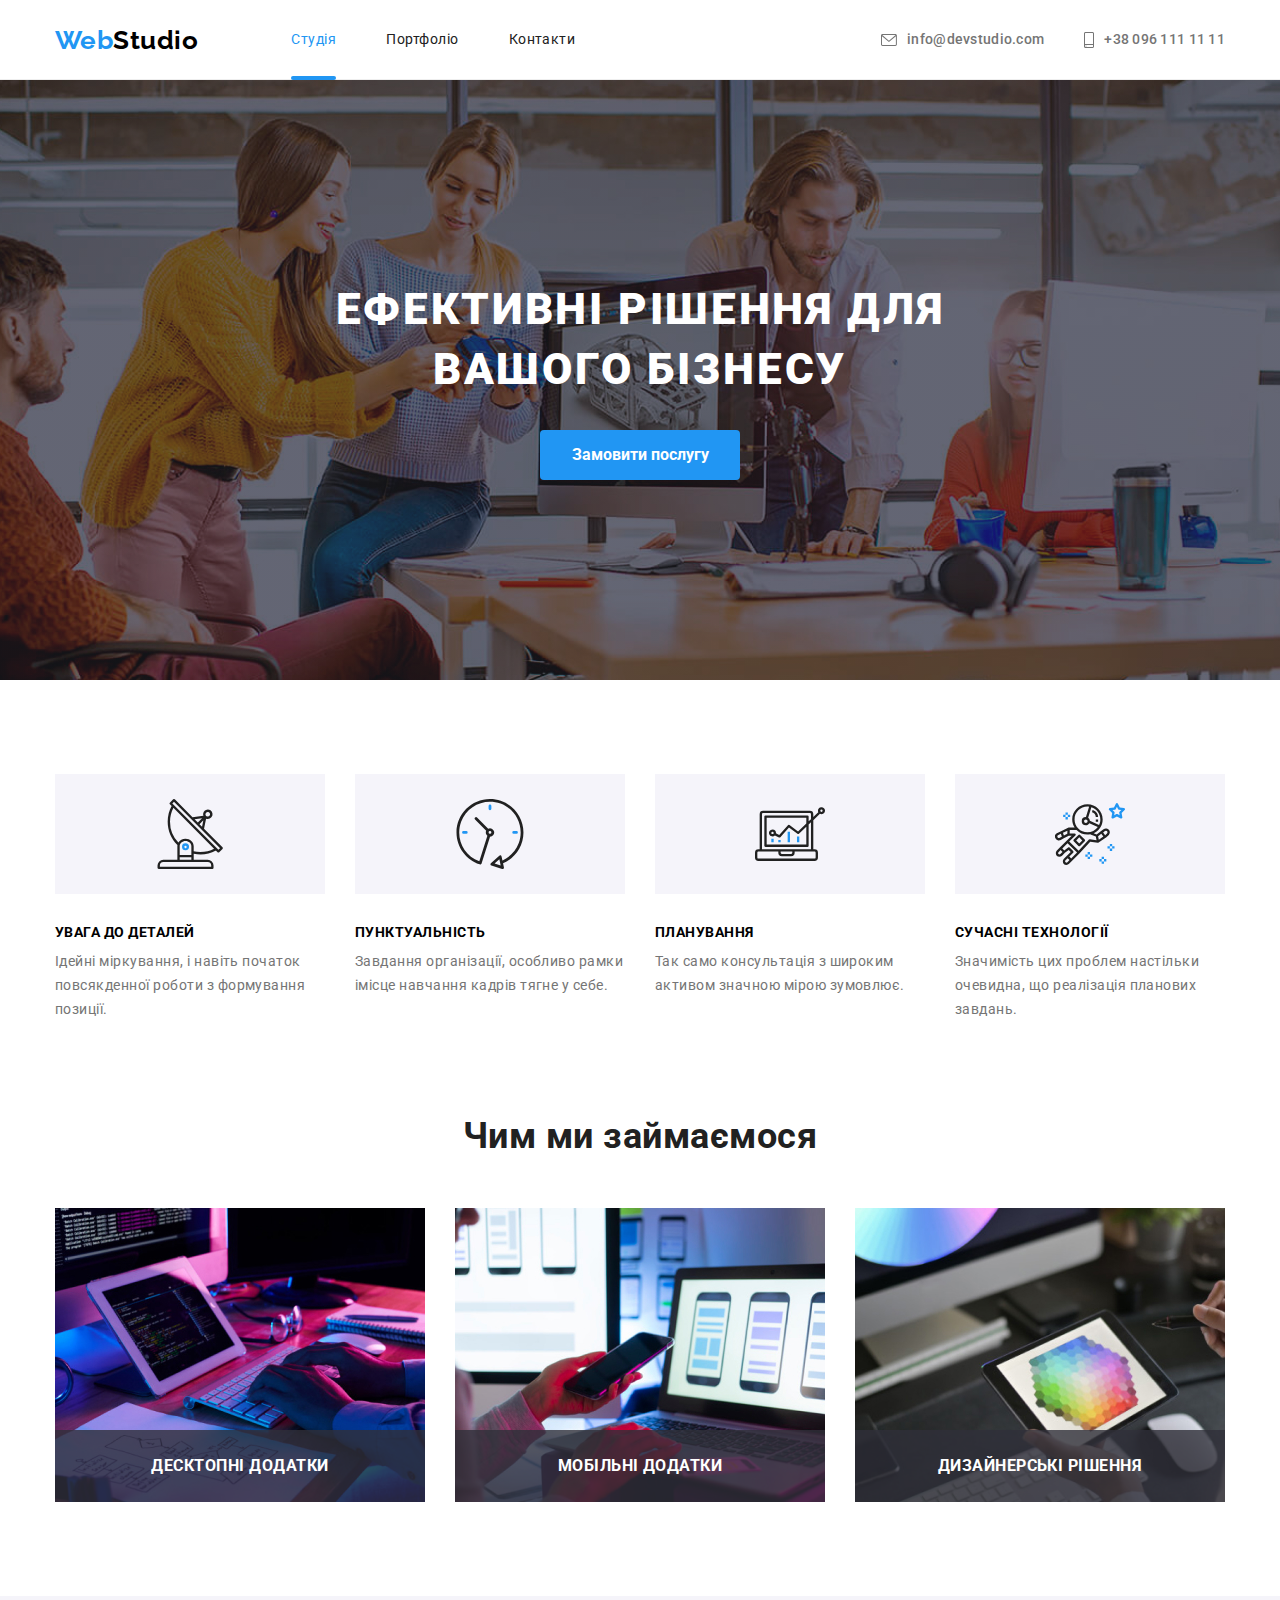
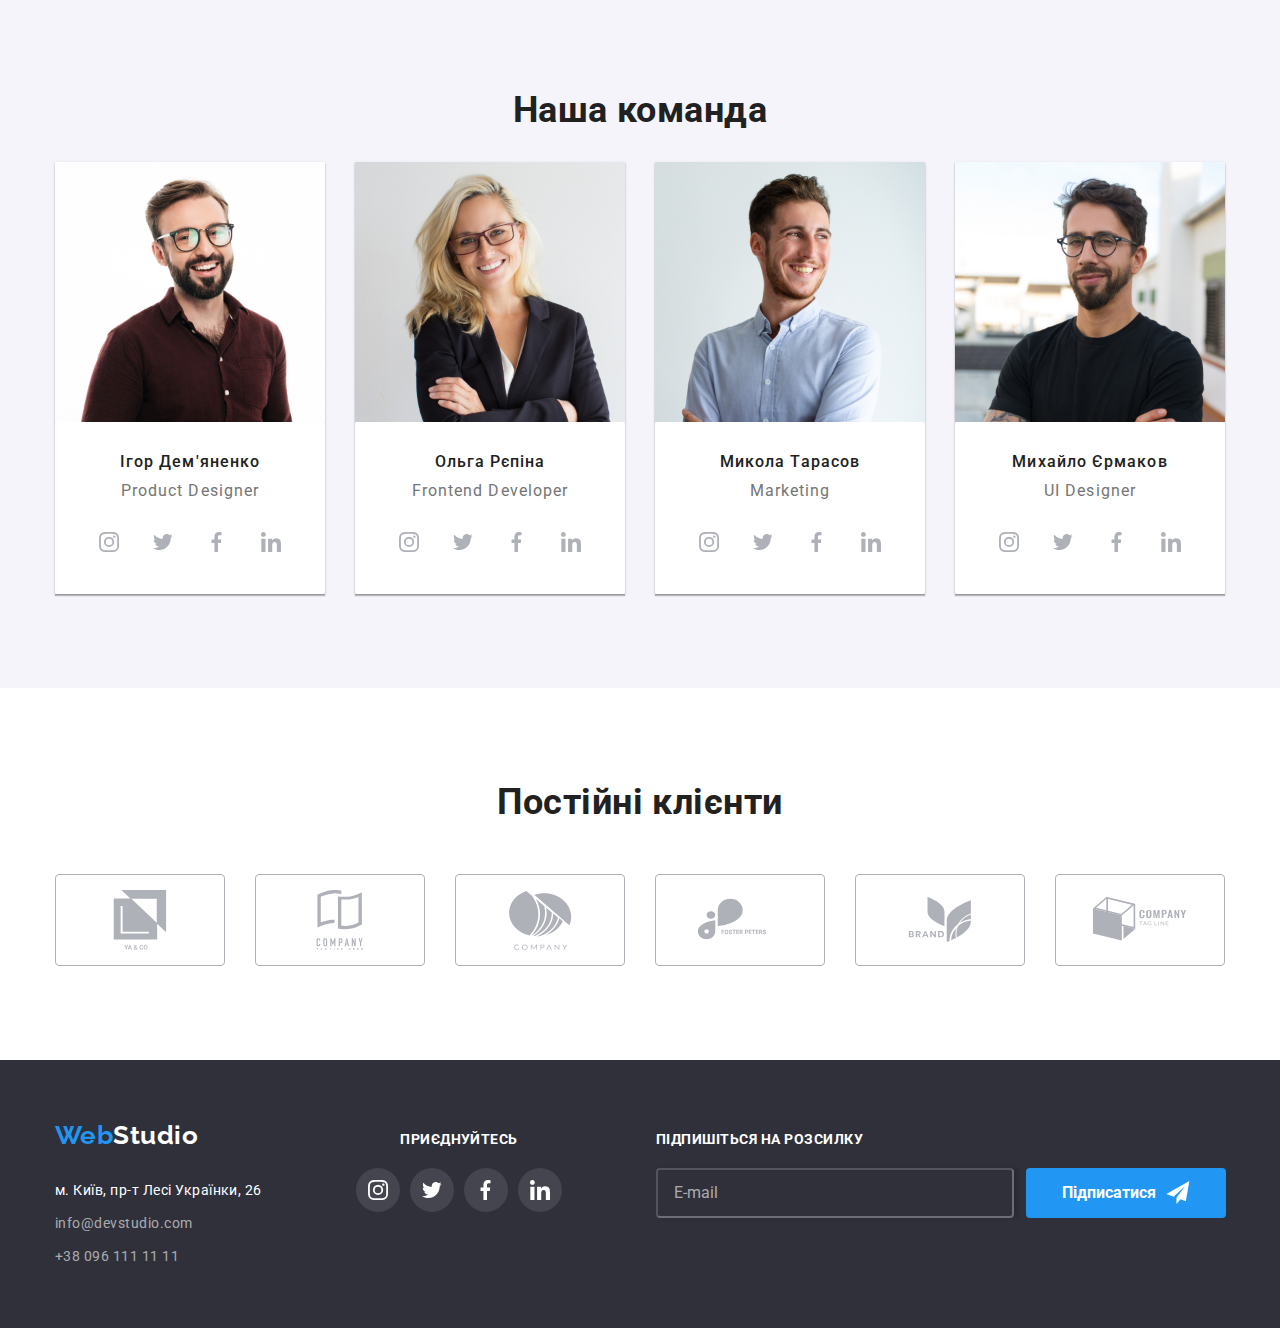
<file: index.html>
<!DOCTYPE html>
<html lang="en">
<head>
    <meta charset="UTF-8">
    <meta http-equiv="X-UA-Compatible" content="IE=edge">
    <meta name="viewport" content="width=device-width, initial-scale=1.0">
    <title>Document</title>
    <link rel="preconnect" href="https://fonts.googleapis.com">
    <link rel="preconnect" href="https://fonts.gstatic.com" crossorigin>
    <link href="https://fonts.googleapis.com/css2?family=Raleway:wght@700&family=Roboto:wght@400;500;700;900&display=swap" rel="stylesheet">
    <link rel="stylesheet" href="https://cdn.jsdelivr.net/npm/modern-normalize@1.1.0/modern-normalize.min.css">
    <link rel="stylesheet" href="./css/styles.css">
    <link rel="stylesheet" href="./css/mobile.css">
    <link rel="stylesheet" href="./css/tablet.css">
    <link rel="stylesheet" href="./css/desktop.css">
</head>
<body>

    <header class="header">
        <div class=" container-header main-nav">
            <a href="./index.html" class="logo">
                Web<span class="studio">Studio</span>
            </a>
                <nav>
                    <ul class="site-nav list">
                        <li class="site-item"> <a href="./index.html" class="link site-title current">Студія</a></li>
                        <li class="site-item"> <a href="./portfolio.html" class="link site-title">Портфоліо</a></li>
                        <li class="site-item"> <a href="./index.html" class="link site-title">Контакти</a></li>
                    </ul>
                </nav>
            <ul class="contact list">
                <li class="nav-link link">
                    <a href="mailto:" class="mail-title mail">
                        <svg width="16px" height="12px" class="mail-icon">
                            <use href="./images/symbol-defs.svg#icon-envelope-hover"></use>
                        </svg>info@devstudio.com
                    </a>
                    
                </li>
                <li class="nav-link link">
                    <a href="tel:+" class="mail-title mail">
                        <svg width="10px" height="16px" class="mail-icon">
                            <use href="./images/symbol-defs.svg#icon-smartphone"></use>
                        </svg>+38 096 111 11 11
                    </a>
                </li> 
            </ul>
            <div data-menu class="menu-container is-hidden">
                <div class="mob-menu-top">
                    <button data-menu-close type="button" class="menu-close">
                        <svg class="menu-close-icon"  width="40px" height="40px">
                            <use href="./images/symbol-defs.svg#icon-close"></use>
                        </svg>
                    </button>
                    <nav>
                        <ul class="mob-menu-nav list">
                            <li class="mob-menu-item"> <a href="./index.html" class="link mob-menu-title current">Студія</a></li>
                            <li class="mob-menu-item"> <a href="./portfolio.html" class="link mob-menu-title">Портфоліо</a></li>
                            <li class="mob-menu-item"> <a href="./index.html" class="link mob-menu-title">Контакти</a></li>
                        </ul>
                    </nav>
                </div>
                <div class="mob-menu-bottom">
                    <ul class="mob-menu-contact list">
                        <li class="mob-menu-link link">
                            <a href="tel:+" class="mail-mob-tel">
                            +38 096 111 11 11
                            </a>
                        </li>
                        <li class="mob-menu-link link">
                            <a href="mailto:" class="mail-mob-menu">
                            info@devstudio.com
                            </a>
                        
                        </li> 
                    </ul>
                    <ul class="social-media">
                        <li class="social-media__item"><a href="#" class="social-media__link">Instagram</a></li>
                        <li class="social-media__item"><a href="#" class="social-media__link">Twitter</a></li>
                        <li class="social-media__item"><a href="#" class="social-media__link">Facebook</a></li>
                        <li class="social-media__item"><a href="#" class="social-media__link">LinkedIn</a></li>
                    </ul>
                </div>
            </div>
            <button type="button" class="menu-open" data-menu-open>
                <svg class="menu-open-icon"  width="40px" height="40px">
                    <use href="./images/symbol-defs.svg#icon-menu"></use>
                </svg>
            </button>
        </div>
    </header>

    <main>
            <section class="hero overlay">
                <div class="container">
                    <h1 class="hero-title">ЕФЕКТИВНІ РІШЕННЯ ДЛЯ ВАШОГО БІЗНЕСУ</h1>
                <button data-modal-open class="hero-list">Замовити послугу</button>
                </div>
            </section>
        <section class="section">
            <div class="container">
                <ul class="futures list items">
                    <li class="title-items">
                        <div class="icon">
                            <svg width="70px" height="70px">
                                <use href="./images/symbol-defs.svg#icon-Group-1"></use>
                            </svg>
                        </div>
                        <h3 class="title">УВАГА ДО ДЕТАЛЕЙ</h3>
                        <p class="desc">Ідейні міркування, і навіть початок повсякденної роботи з формування позиції.</p>
                    </li>
                    <li class="title-items">
                        <div class="icon">
                            <svg width="70px" height="70px">
                                <use href="./images/symbol-defs.svg#icon-clock-1"></use>
                            </svg>
                        </div>
                        <h3 class="title">ПУНКТУАЛЬНІСТЬ</h3>
                        <p class="desc">Завдання організації, особливо рамки імісце навчання кадрів тягне у себе.</p>
                    </li>
                    <li class="title-items">
                        <div class="icon">
                            <svg width="70px" height="70px">
                                <use href="./images/symbol-defs.svg#icon-diagram-1"></use>
                            </svg>
                        </div>
                        <h3 class="title">ПЛАНУВАННЯ</h3>
                        <p class="desc">Так само консультація з широким активом значною мірою зумовлює.</p>
                    </li>
                    <li class="title-items">
                        <div class="icon">
                            <svg width="70px" height="70px" class="icon-astronaut-1">
                                <use href="./images/symbol-defs.svg#icon-astronaut-1"></use>
                            </svg>

                        </div>
                        <h3 class="title">СУЧАСНІ ТЕХНОЛОГІЇ</h3>
                        <p class="desc desc-items">Значимість цих проблем настільки очевидна, що реалізація планових завдань.</p>
                    </li>
                </ul>
            </div> 
        </section>
        <section class="box section-work">
            <div class="container">
                <h2 class="heading">Чим ми займаємося</h2>
                <ul class="list image-block">
                    <li class="image-title">
                        <picture>
                            <source srcset="
                            ./images/img.jpg 1x,
                            ./images/imgwork(3)2x.jpg 2x"
                            media="(min-width: 1200px)">
                        </picture>
                        <img class="image" 
                        src="./images/img.jpg" 
                        alt="робота за ноутбуком" width="370">
                        <p class="work">Десктопні додатки</p>
                    </li>
                    <li class="image-title">
                        <picture>
                            <source srcset="
                            ./images/img(1).jpg 1x,
                            ./images/imgwork2x.jpg 2x"
                            media="(min-width: 1200px)">
                        </picture>
                        <img class="image" 
                        src="./images/img(1).jpg" 
                        alt="ноутбук на столі" width="370">
                        <p class="work">Мобільні додатки</p>
                    </li>
                    <li class="image-title">
                        <picture>
                            <source srcset="
                            ./images/img(2).jpg 1x,
                            ./images/imgwork(2)2x.jpg 2x"
                                media="(min-width: 1200px)">
                        </picture>
                        <img class="image" 
                        src="./images/img(2).jpg" 
                        alt="планшет в руках" width="370"
                        >
                        <p class="work">Дизайнерські рішення</p>
                    </li>
               </ul>
            </div>
        </section>
       
        <section class="sidebar">
            <div class="side-container">
                <h2 class="heading-sitebar">Наша команда</h2>
                <ul class="list sidebar-container">
                    <li class="flex-title">
                        <picture>
                            <source srcset="
                            ./images/img(0)(1).jpg 1x,
                            ./images/img(4)2x.jpg 2x"
                            media="(min-width: 1200px)">
                            <source srcset="
                            ./images/imgtab.jpg 1x,
                            ./images/imgtab2x.jpg 2x"
                            media="(min-width: 768px)">
                            <source srcset="
                            ./images/imgmob.jpg 1x,
                            ./images/imgmob2x.jpg 2x"
                            media="(min-width: 320px)">
                            <img 
                            src="./images/img(0)(1).jpg" 
                            alt="продукт дезайнер"
                            >
                            </picture>
                        <div class="flex-contant">
                            <h3 class="section-title">Ігор Дем'яненко</h3>
                            <p class="item">Product Designer</p>
                            <ul class="social-list list">
                                <li class="soc-team">
                                    <a href="#" class="socl-link"><svg width="20px" height="20px">
                                        <use href="./images/symbol-defs.svg#icon-instagram"></use>
                                    </svg></a>
                                </li>
                                <li class="soc-team">
                                    <a href="#" class="socl-link"><svg width="20px" height="20px">
                                        <use href="./images/symbol-defs.svg#icon-twitter"></use>
                                    </svg></a>
                                </li>
                                <li class="soc-team">
                                    <a href="#" class="socl-link"><svg width="20px" height="20px">
                                        <use href="./images/symbol-defs.svg#icon-facebook"></use>
                                    </svg></a>
                                </li>
                                <li class="soc-team">
                                    <a href="#" class="socl-link"><svg width="20px" height="20px">
                                        <use href="./images/symbol-defs.svg#icon-linkedin"></use>
                                    </svg></a>
                                </li>
                            </ul>
                        </div>
                    </li>
                    <li class="flex-title">
                        <picture>
                            <source srcset="
                            ./images/img(1)(1).jpg 1x,
                            ./images/img2x.jpg 2x"
                            media="(min-width: 1200px)">
                            <source srcset="
                            ./images/imgtab(1).jpg 1x,
                            ./images/imgtab(1)2x.jpg 2x"
                            media="(min-width: 768px)">
                            <source srcset="
                            ./images/imgmob(1).jpg 1x,
                            ./images/imgmob(1)2x.jpg 2x"
                            media="(min-width: 320px)">
                            <img 
                            src="./images/img(1)(1).jpg" 
                            alt="фронтенд розробник"
                            >
                        </picture>
                        <div class="flex-contant">
                            <h3 class="section-title">Ольга Рєпіна</h3>
                        <p class="item">Frontend Developer</p>
                        <ul class="social-list list">
                            <li class="soc-team">
                                <a href="#" class="socl-link"><svg width="20px" height="20px">
                                    <use href="./images/symbol-defs.svg#icon-instagram"></use>
                                </svg></a>
                            </li>
                            <li class="soc-team">
                                <a href="#" class="socl-link"><svg width="20px" height="20px">
                                    <use href="./images/symbol-defs.svg#icon-twitter"></use>
                                </svg></a>
                            </li>
                            <li class="soc-team">
                                <a href="#" class="socl-link"><svg width="20px" height="20px">
                                    <use href="./images/symbol-defs.svg#icon-facebook"></use>
                                </svg></a>
                            </li>
                            <li class="soc-team">
                                <a href="#" class="socl-link"><svg width="20px" height="20px">
                                    <use href="./images/symbol-defs.svg#icon-linkedin"></use>
                                </svg></a>
                            </li>
                        </ul>
                        </div>     
                    </li>
                    <li class="flex-title">
                        <picture>
                            <source srcset="
                            ./images/img(2)(1).jpg 1x,
                            ./images/img(2)2x.jpg 2x"
                            media="(min-width: 1200px)">
                            <source srcset="
                            ./images/imgtab(2).jpg 1x,
                            ./images/imgtab(2)2x.jpg 2x"
                            media="(min-width: 768px)">
                            <source srcset="
                            ./images/imgmob(2).jpg 1x,
                            ./images/imgmob(2)2x.jpg 2x"
                            media="(min-width: 320px)">
                            <img 
                            src="./images/img(2)(1).jpg" 
                            alt="маркетинг"
                            >
                            </picture>
                            
                        <div class="flex-contant">
                            <h3 class="section-title">Микола Тарасов</h3>
                            <p class="item">Marketing</p>
                            <ul class="social-list list">
                                <li class="soc-team">
                                    <a href="#" class="socl-link"><svg width="20px" height="20px">
                                        <use href="./images/symbol-defs.svg#icon-instagram"></use>
                                    </svg></a>
                                </li>
                                <li class="soc-team">
                                    <a href="#" class="socl-link"><svg width="20px" height="20px">
                                        <use href="./images/symbol-defs.svg#icon-twitter"></use>
                                    </svg></a>
                                </li>
                                <li class="soc-team">
                                    <a href="#" class="socl-link"><svg width="20px" height="20px">
                                        <use href="./images/symbol-defs.svg#icon-facebook"></use>
                                    </svg></a>
                                </li>
                                <li class="soc-team">
                                    <a href="#" class="socl-link"><svg width="20px" height="20px">
                                        <use href="./images/symbol-defs.svg#icon-linkedin"></use>
                                    </svg></a>
                                </li>
                            </ul>
                        </div>
                    </li>
                    <li class="flex-title">
                        <picture>
                            <source srcset="
                            ./images/img(3)(1).jpg 1x,
                            ./images/img(3)2x.jpg 2x"
                            media="(min-width: 1200px)">
                            <source srcset="
                            ./images/imgtab(3).jpg 1x,
                            ./images/imgtab(3)2x.jpg 2x"
                            media="(min-width: 768px)">
                            <source srcset="
                            ./images/imgmob(3).jpg 1x,
                            ./images/imgmob(3)2x.jpg 2x"
                            media="(min-width: 320px)">
                            <img 
                            src="./images/img(3)(1).jpg" 
                            alt="юл дизайнер"
                            >
                            </picture>
                        <div class="flex-contant">
                            <h3 class="section-title">Михайло Єрмаков</h3>
                            <p class="item">UI Designer</p>
                            <ul class="social-list list">
                                <li class="soc-team">
                                    <a href="#" class="socl-link"><svg width="20px" height="20px">
                                        <use href="./images/symbol-defs.svg#icon-instagram"></use>
                                    </svg></a>
                                </li>
                                <li class="soc-team">
                                    <a href="#" class="socl-link"><svg width="20px" height="20px">
                                        <use href="./images/symbol-defs.svg#icon-twitter"></use>
                                    </svg></a>
                                </li>
                                <li class="soc-team">
                                    <a href="#" class="socl-link"><svg width="20px" height="20px">
                                        <use href="./images/symbol-defs.svg#icon-facebook"></use>
                                    </svg></a>
                                </li>
                                <li class="soc-team">
                                    <a href="#" class="socl-link"><svg width="20px" height="20px">
                                        <use href="./images/symbol-defs.svg#icon-linkedin"></use>
                                    </svg></a>
                                </li>
                            </ul>
                        </div>
                    </li>
                </ul>
            </div>        
        </section>
        <section class="section">
            <div class="container">
                <h2 class="customers">Постійні клієнти</h2>
                <ul class="client list">
                    <li class="item-clients">
                        <a href="" class="clients">
                            <svg width="106px" height="60px" class="clients-icon">
                                <use href="./images/symbol-defs.svg#icon-Union"></use>
                            </svg>
                        </a>
                    </li>
                    <li class="item-clients">
                        <a href="" class="clients">
                            <svg width="106px" height="60px" class="clients-icon">
                                <use href="./images/symbol-defs.svg#icon-company"></use>
                            </svg>
                        </a>
                    </li>
                    
                    <li class="item-clients">
                        <a href="" class="clients">
                            <svg width="106px" height="60px" class="clients-icon">
                                <use href="./images/symbol-defs.svg#icon-Object"></use>
                            </svg>
                        </a>
                    </li>
                    <li class="item-clients">
                        <a href="" class="clients">
                            <svg width="106px" height="60px" class="clients-icon">
                                <use href="./images/symbol-defs.svg#icon-Logo"></use>
                            </svg>
                        </a>
                    </li>
                    <li class="item-clients">
                        <a href="" class="clients">
                            <svg width="106px" height="60px" class="clients-icon">
                                <use href="./images/symbol-defs.svg#icon-Logo-1"></use>
                            </svg>
                        </a>
                    </li>
                    <li class="item-clients">
                        <a href="" class="clients">
                            <svg width="106px" height="60px" class="clients-icon">
                                <use href="./images/symbol-defs.svg#icon-Logo-2"></use>
                            </svg>
                        </a>
                    </li>
                </ul>

            </div>
        </section>
    </main>
    <div class="backdrop is-hidden" data-modal>
        <div class="modal">
            <h1 class="modal-text">Залиште свої дані, ми вам передзвонимо</h1>
            <form class="modal-form">
                <ul>
                    <li class="form-field">
                        <label for="name">Ім'я</label>
                        <div class="input-wrap">
                            <input type="text" name="name" id="name" class="input-form">
                            <svg width="18px" height="18px" class="icon-input">
                                <use href="./images/modal.svg#icon-person-black"></use>
                            </svg>
                        </div>
                    </li>
                    <li class="form-field">
                        <label for="tel">Телефон</label>
                        <div class="input-wrap">
                            <input type="text" name="tel" id="tel" class="input-form">
                            <svg width="18px" height="18px" class="icon-input">
                                <use href="./images/modal.svg#icon-phone-black"></use>
                            </svg>
                        </div>
                    </li>

                    <li class="form-field">
                        <label for="email">Пошта</label>
                        <div class="input-wrap">
                            <input type="text" name="email" id="email" class="input-form"> 
                            <svg width="18px" height="18px" class="icon-input">
                                <use href="./images/modal.svg#icon-email-black"></use>
                            </svg>
                        </div>
                    </li>
                </ul>
                <div class="form-comment">
                    <label for="comment">Коментар</label>
                    <textarea class="textarea" name="comment" id="comment" rows="10" placeholder="Введіть текст"></textarea>
                </div>
                <div class="policy">
                    <input type="checkbox" value="policy" id="policy" class="policy-input input-check">
                    <label for="policy" class="policy-label">Погоджуюся з розсилкою та приймаю <a href="#"class="policy-text">Умови договору</a></label>
                </div>
                
                <button type="submit" class="form-button">Відправити</button>

            </form>
            <button data-modal-close type="button" class="modal-button">
                <svg width="18px" height="18px" class="icon-close">
                    <use href="./images/symbol-defs.svg#icon-close-black-18dp"></use>
                </svg>
            </button>
        </div>
    </div>
    <footer class="footer">
        <div class="container-footer">
            <div class="footer-thumb">
                <div class="footer-nav">
                    <a href="#" class="headline logo">
                        Web<span class="logo-title">Studio</span>
                    </a>
                    <address class="adress">м. Київ, пр-т Лесі Українки, 26</address>
                    <ul class="list"> 
                        <li class="navigation"><a href="mailto:" class="contacts">info@devstudio.com</a></li> 
                        <li class="navigation"><a href="tel:+" class="mailto contacts">+38 096 111 11 11</a></li>
                    </ul>
                </div>
                <div class="socials">
                    <h2 class="join">приєднуйтесь</h2>
                    <ul class="social-list list">
                        <li class="social-team">
                            <a href="#" class="social-link"><svg width="20px" height="20px" class="social-nav">
                            <use href="./images/symbol-defs.svg#icon-instagram"></use>
                        </svg></a>
                        </li>
                        <li class="social-team">
                            <a href="#" class="social-link"><svg width="20px" height="20px" class="social-nav">
                                <use href="./images/symbol-defs.svg#icon-twitter"></use>
                            </svg></a>
                        </li>
                        <li class="social-team">
                            <a href="#" class="social-link"><svg width="20px" height="20px" class="social-nav">
                                <use href="./images/symbol-defs.svg#icon-facebook"></use>
                            </svg></a>
                            
                        </li>
                        <li class="social-team">
                            <a href="#" class="social-link"><svg width="20px" height="20px" class="social-nav">
                                <use href="./images/symbol-defs.svg#icon-linkedin"></use>
                            </svg></a>
                        </li>
                    </ul>
                </div>
            </div>
            <div class="footer-subscription">
                <h2 class="join">Підпишіться на розсилку</h2>
                <form class="form-subscription">
                    <input class="footer-input" type="text" name="email" id="email" placeholder="E-mail">
                    <button class="subscription">Підписатися
                        <svg width="24px" height="24px" class="send">
                            <use href="./images/symbol-defs.svg#icon-icon-send"></use>
                        </svg>
                    </button>
                </form>
            </div>
        </div>
    </footer>
    <script src="./js/modal.js"></script>
    <script src="./js/mob.js"></script>
    <script>
        const { height: HeaderHeight} = document
        .querySelector(".header")
        .getBoundingClientRect();

        document.body.style.paddingTop = '${HeaderHeight}px'
    </script>
</body>
</html>
</file>
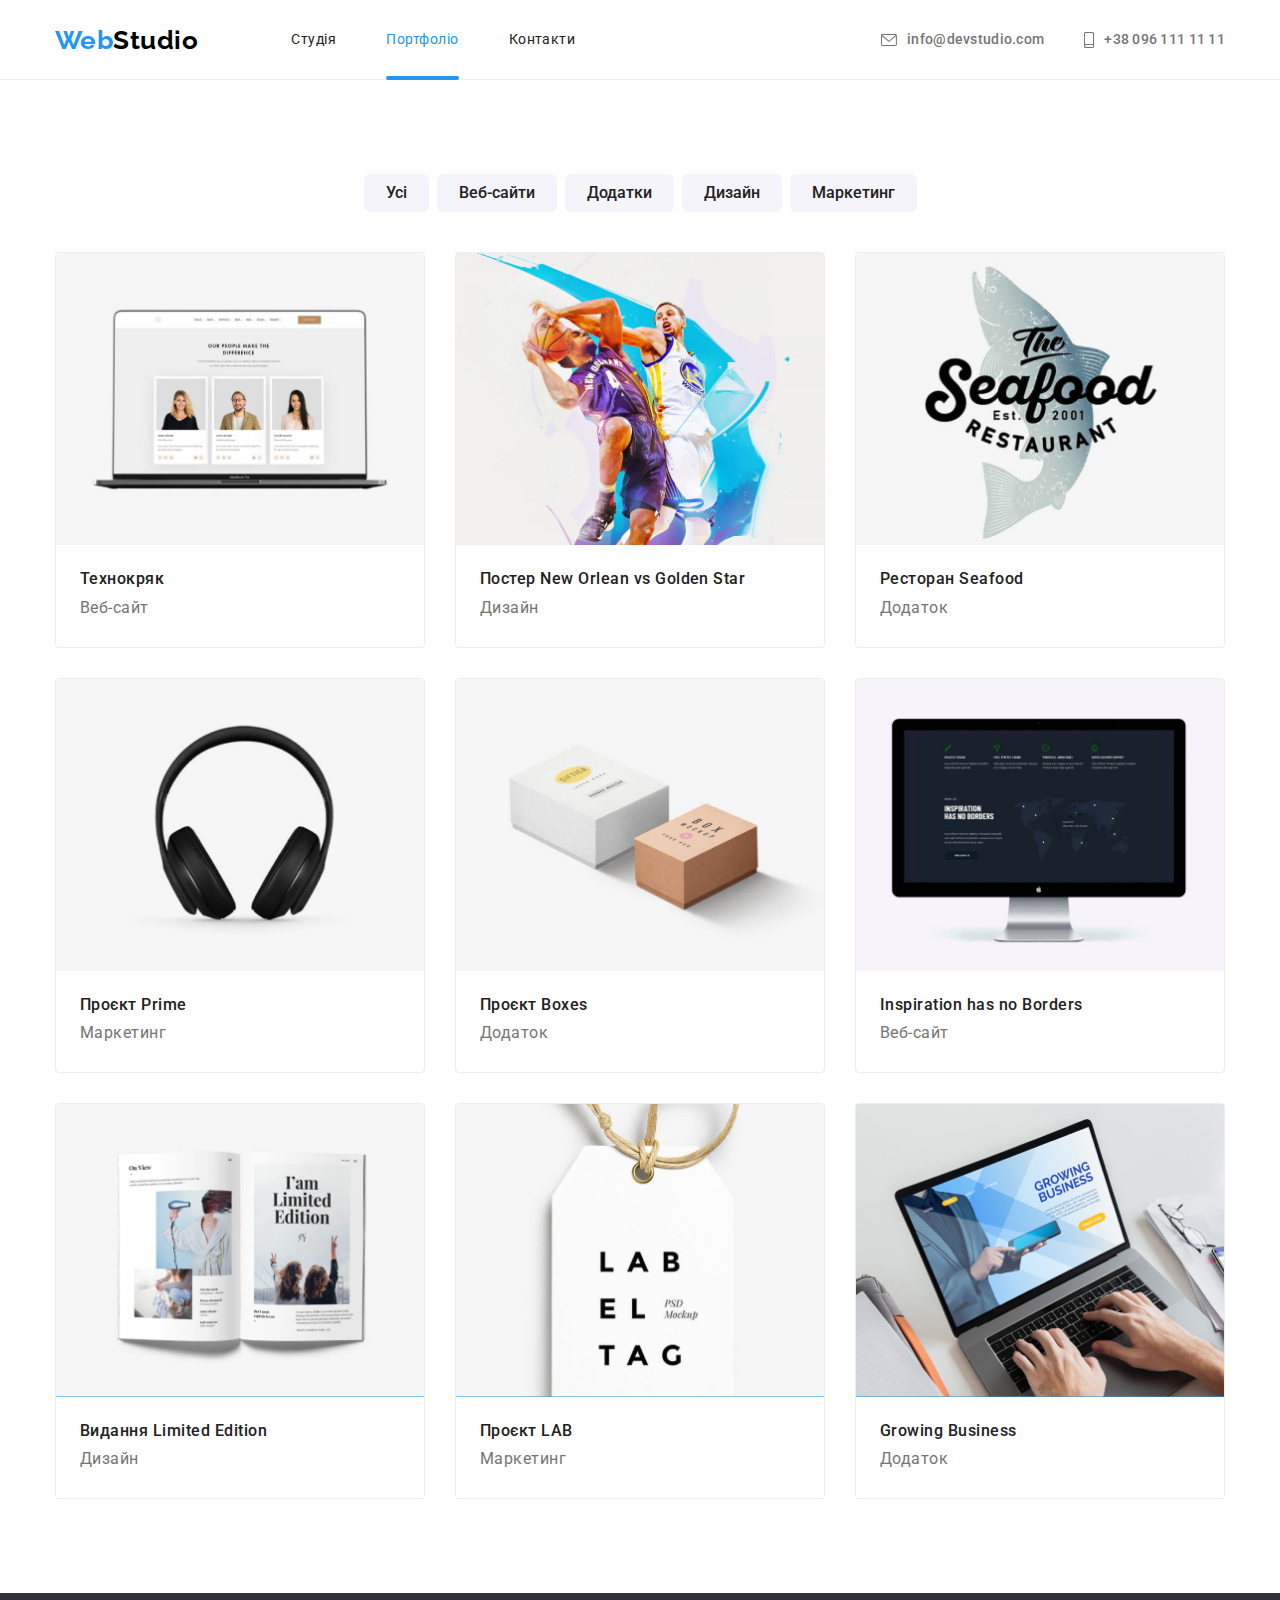
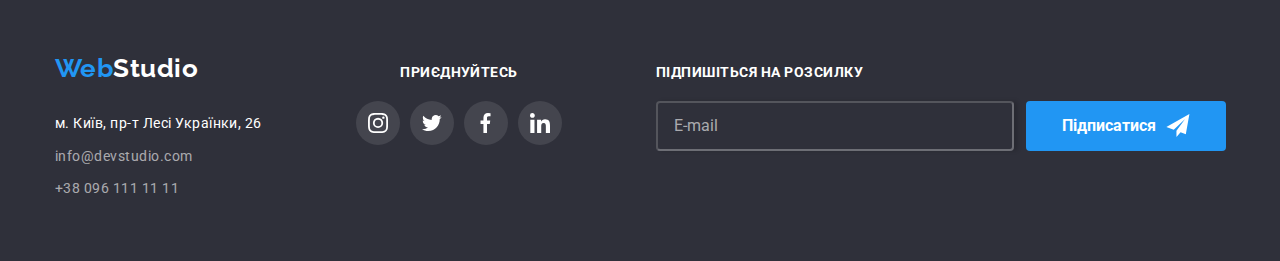
<file: portfolio.html>
<!DOCTYPE html>
<html lang="en">
<head>
    <meta charset="UTF-8">
    <meta http-equiv="X-UA-Compatible" content="IE=edge">
    <meta name="viewport" content="width=device-width, initial-scale=1.0">
    <title>Document</title>
    <link rel="preconnect" href="https://fonts.googleapis.com">
    <link rel="preconnect" href="https://fonts.gstatic.com" crossorigin>
    <link href="https://fonts.googleapis.com/css2?family=Raleway:wght@700&family=Roboto:wght@400;500;700;900&display=swap" rel="stylesheet">
    <link rel="stylesheet" href="https://cdn.jsdelivr.net/npm/modern-normalize@1.1.0/modern-normalize.min.css">
    <link rel="stylesheet" href="./css/styles.css">
    <link rel="stylesheet" href="./css/mobile.css">
    <link rel="stylesheet" href="./css/tablet.css">
    <link rel="stylesheet" href="./css/desktop.css">
</head>
<body>
    <header class="header">
        <div class=" container-header main-nav">
            <a href="./index.html" class="logo">
                Web<span class="studio">Studio</span>
            </a>
                <nav>
                    <ul class="site-nav list">
                        <li class="site-item"> <a href="./index.html" class="link site-title">Студія</a></li>
                        <li class="site-item"> <a href="./portfolio.html" class="link site-title current">Портфоліо</a></li>
                        <li class="site-item"> <a href="./index.html" class="link site-title">Контакти</a></li>
                    </ul>
                </nav>
            <ul class="contact list">
                <li class="nav-link link">
                    <a href="mailto:" class="mail-title mail">
                        <svg width="16px" height="12px" class="mail-icon">
                            <use href="./images/symbol-defs.svg#icon-envelope-hover"></use>
                        </svg>info@devstudio.com
                    </a>
                    
                </li>
                <li class="nav-link link">
                    <a href="tel:+" class="mail-title mail">
                        <svg width="10px" height="16px" class="mail-icon">
                            <use href="./images/symbol-defs.svg#icon-smartphone"></use>
                        </svg>+38 096 111 11 11
                    </a>
                </li> 
            </ul>
            <div data-menu class="menu-container is-hidden">
                <div class="mob-menu-top">
                    <button data-menu-close type="button" class="menu-close">
                        <svg class="menu-close-icon"  width="40px" height="40px">
                            <use href="./images/symbol-defs.svg#icon-close"></use>
                        </svg>
                    </button>
                    <nav>
                        <ul class="mob-menu-nav list">
                            <li class="mob-menu-item"> <a href="./index.html" class="link mob-menu-title">Студія</a></li>
                            <li class="mob-menu-item"> <a href="./portfolio.html" class="link mob-menu-title current">Портфоліо</a></li>
                            <li class="mob-menu-item"> <a href="./index.html" class="link mob-menu-title">Контакти</a></li>
                        </ul>
                    </nav>
                </div>
                <div class="mob-menu-bottom">
                    <ul class="mob-menu-contact list">
                        <li class="mob-menu-link link">
                            <a href="tel:+" class="mail-mob-tel">
                            +38 096 111 11 11
                            </a>
                        </li>
                        <li class="mob-menu-link link">
                            <a href="mailto:" class="mail-mob-menu">
                            info@devstudio.com
                            </a>
                        
                        </li> 
                    </ul>
                    <ul class="social-media">
                        <li class="social-media__item"><a href="#" class="social-media__link">Instagram</a></li>
                        <li class="social-media__item"><a href="#" class="social-media__link">Twitter</a></li>
                        <li class="social-media__item"><a href="#" class="social-media__link">Facebook</a></li>
                        <li class="social-media__item"><a href="#" class="social-media__link">LinkedIn</a></li>
                    </ul>
                </div>
            </div>
            <button type="button" class="menu-open" data-menu-open>
                <svg class="menu-open-icon"  width="40px" height="40px">
                    <use href="./images/symbol-defs.svg#icon-menu"></use>
                </svg>
            </button>
        </div>
    </header>

    <main>
    <section class="section-flex">
        <div class="container-portfolio">
            <h1 class="visually-hidden">портфоліо</h1>
            <ul class="list button">
                <li class="button-list"> <button type="button" class="primary-button button-title">Усі</button></li>
                <li class="button-list"> <button type="button" class="button-title">Веб-сайти</button></li>
                <li class="button-list"> <button type="button" class="button-title">Додатки</button></li>
                <li class="button-list"> <button type="button" class="button-title">Дизайн</button></li>
                <li class="button-list"> <button type="button" class="button-title">Маркетинг</button></li>
            </ul>
            <ul class=" flex-container list">
                <li class="flex-section">
                    <div class="flex">
                        <div class="flex-thumb">
                            <img src="./images/img1.jpg" alt="екран ноутбука" width="100%">
                           <div class="card-image">
                            <p class="flex-text">Ресурс пропонує комплексні пропозиції з різним рівнем функціоналу та сервісів. Все це дозволить відвідувачу отримати вичерпні відомості про компанію чи приватну особу.</p>
                           </div>
                        </div>
                            <div class="flex-contants">
                                <h2 class="section-title">Технокряк</h2>
                                <p class="text">Веб-сайт</p>
                            </div>
                    </div>    
                </li>
                <li class="flex-section">
                    <div class="flex">
                        <div class="flex-thumb">
                            <img src="./images/img2.jpg" alt="баскетболісти" width="100%">
                            <div class="card-image">
                                <p class="flex-text">Ресурс пропонує комплексні пропозиції з різним рівнем функціоналу та сервісів. Все це дозволить відвідувачу отримати вичерпні відомості про компанію чи приватну особу.</p>
                            </div>
                        </div>
                        <div class="flex-contants">
                            <h2 class="section-title">Постер New Orlean vs Golden Star</h2>
                            <p class="text">Дизайн</p>
                        </div>
                    </div>   
                </li>
                <li class="flex-section">
                    <div class="flex">
                        <div class="flex-thumb">
                            <img src="./images/img3.jpg " alt="риба логотип ресторану" width="100%">
                            <div class="card-image">
                                <p class="flex-text">Ресурс пропонує комплексні пропозиції з різним рівнем функціоналу та сервісів. Все це дозволить відвідувачу отримати вичерпні відомості про компанію чи приватну особу.</p>
                            </div>
                        </div>
                        <div class="flex-contants">
                            <h2 class="section-title">Ресторан Seafood</h2>
                            <p class="text">Додаток</p>
                        </div>
                    </div>  
                </li>
                <li class="flex-section">
                    <div class="flex">
                        <div class="flex-thumb">
                            <img src="./images/img4.jpg" alt="навушники" width="100%">
                            <div class="card-image">
                                <p class="flex-text">Ресурс пропонує комплексні пропозиції з різним рівнем функціоналу та сервісів. Все це дозволить відвідувачу отримати вичерпні відомості про компанію чи приватну особу.</p>
                            </div>
                        </div>
                        <div class="flex-contants">
                            <h2 class="section-title">Проєкт Prime</h2>
                            <p class="text">Маркетинг</p>
                        </div>
                    </div>  
                </li>
                <li class="flex-section">
                    <div class="flex">
                        <div class="flex-thumb">
                            <img src="./images/img5.jpg" alt="коробки" width="100%">
                            <div class="card-image">
                                <p class="flex-text">Ресурс пропонує комплексні пропозиції з різним рівнем функціоналу та сервісів. Все це дозволить відвідувачу отримати вичерпні відомості про компанію чи приватну особу.</p>
                            </div>
                        </div>
                        <div class="flex-contants">
                            <h2 class="section-title">Проєкт Boxes</h2>
                            <p class="text">Додаток</p>
                        </div>
                    </div> 
                </li>
                <li class="flex-section">
                    <div class="flex">
                        <div class="flex-thumb">
                            <img src="./images/img6.jpg" alt="монітор комп'ютера" width="100%">
                            <div class="card-image">
                                <p class="flex-text">Ресурс пропонує комплексні пропозиції з різним рівнем функціоналу та сервісів. Все це дозволить відвідувачу отримати вичерпні відомості про компанію чи приватну особу.</p>
                            </div>
                        </div>
                        <div class="flex-contants">
                            <h2 class="section-title">Inspiration has no Borders</h2>
                            <p class="text">Веб-сайт</p>
                        </div>
                    </div>     
                </li>
                <li class="flex-section">
                    <div class="flex">
                        <div class="flex-thumb">
                            <img src="./images/img7.jpg" alt="журнал" width="100%">
                            <div class="card-image">
                                <p class="flex-text">Ресурс пропонує комплексні пропозиції з різним рівнем функціоналу та сервісів. Все це дозволить відвідувачу отримати вичерпні відомості про компанію чи приватну особу.</p>
                            </div>
                        </div>
                        <div class="flex-contants">
                            <h2 class="section-title">Видання Limited Edition</h2>
                            <p class="text">Дизайн</p>
                        </div>
                    </div>    
                </li>
                <li class="flex-section">
                    <div class="flex">
                        <div class="flex-thumb">
                            <img src="./images/img8.jpg" alt="єтикетка" width="100%">
                            <div class="card-image">
                                <p class="flex-text">Ресурс пропонує комплексні пропозиції з різним рівнем функціоналу та сервісів. Все це дозволить відвідувачу отримати вичерпні відомості про компанію чи приватну особу.</p>
                            </div>
                        </div>
                        <div class="flex-contants">
                            <h2 class="section-title">Проєкт LAB</h2>
                            <p class="text">Маркетинг</p>
                        </div>
                    </div>
                </li>
                <li class="flex-section">
                    <div class="flex">
                        <div class="flex-thumb">
                            <img src="./images/img9.jpg" alt="робота за ноутбуком" width="100%">
                            <div class="card-image">
                                <p class="flex-text">Ресурс пропонує комплексні пропозиції з різним рівнем функціоналу та сервісів. Все це дозволить відвідувачу отримати вичерпні відомості про компанію чи приватну особу.</p>
                            </div>
                        </div>
                        <div class="flex-contants">
                            <h2 class="section-title">Growing Business</h2>
                            <p class="text">Додаток</p>
                        </div>
                    </div>    
                </li>
            </ul> 
        </div>
    </section>   
    </main>
    <footer class="footer">
        <div class="container-footer">
            <div class="footer-thumb">
                <div class="footer-nav">
                    <a href="#" class="headline logo">
                        Web<span class="logo-title">Studio</span>
                    </a>
                    <address class="adress">м. Київ, пр-т Лесі Українки, 26</address>
                    <ul class="list"> 
                        <li class="navigation"><a href="mailto:" class="contacts">info@devstudio.com</a></li> 
                        <li class="navigation"><a href="tel:+" class="mailto contacts">+38 096 111 11 11</a></li>
                    </ul>
                </div>
                <div class="socials">
                    <h2 class="join">приєднуйтесь</h2>
                    <ul class="social-list list">
                        <li class="social-team">
                            <a href="#" class="social-link"><svg width="20px" height="20px" class="social-nav">
                            <use href="./images/symbol-defs.svg#icon-instagram"></use>
                        </svg></a>
                        </li>
                        <li class="social-team">
                            <a href="#" class="social-link"><svg width="20px" height="20px" class="social-nav">
                                <use href="./images/symbol-defs.svg#icon-twitter"></use>
                            </svg></a>
                        </li>
                        <li class="social-team">
                            <a href="#" class="social-link"><svg width="20px" height="20px" class="social-nav">
                                <use href="./images/symbol-defs.svg#icon-facebook"></use>
                            </svg></a>
                            
                        </li>
                        <li class="social-team">
                            <a href="#" class="social-link"><svg width="20px" height="20px" class="social-nav">
                                <use href="./images/symbol-defs.svg#icon-linkedin"></use>
                            </svg></a>
                        </li>
                    </ul>
                </div>
            </div>
            <div class="footer-subscription">
                <h2 class="join">Підпишіться на розсилку</h2>
                <form class="form-subscription">
                    <input class="footer-input" type="text" name="email" id="email" placeholder="E-mail">
                    <button class="subscription">Підписатися
                        <svg width="24px" height="24px" class="send">
                            <use href="./images/symbol-defs.svg#icon-icon-send"></use>
                        </svg>
                    </button>
                </form>
            </div>
        </div>
    </footer>
    <script src="./js/mob.js"></script>
    <script>
        const { height: HeaderHeight} = document
        .querySelector(".header")
        .getBoundingClientRect();
        document.body.style.paddingTop = '${HeaderHeight}px'
    </script>
</body>
</html>
</file>
<file: css/styles.css>
:root{
    --primery-text-color:#757575;
    --title-text-color:#000000;
    --accent-text-color:#2196F3;
    --primary-white-color:#FFFFFF;
    --primery-button-color:#212121;
}
p,ul,h1,h2,h3,h4,h5,h6{
    margin: 0;
    padding: 0;
}
textarea{
    resize: none;
}

body {
    padding-top: 60px;
    font-family: roboto, sans-serif;
    background-color:var(--primary-white-color);
    color: var(--primery-text-color);
    letter-spacing: 0.03em;
}
/* хедер */
.container-header{
    padding-left: 15px;
    padding-right: 15px;
    margin-left: auto;
    margin-right: auto; 
    align-items: center;
}

.header{
    position: fixed;
    width: 100%;
    height: 60px;
    top: 0;
    left: 0;
    background-color: var(--primary-white-color);
    border-bottom: 1px solid #eeeeee;
    z-index: 1;
}
.list{
    list-style: none;
}
.logo{
    color: var(--accent-text-color);
    font-family: 'Raleway';
    font-weight: 700;
    font-size: 24px;
    line-height: 1.17;
    /* padding-top: 16px; */
    text-decoration: none;
}
.studio{
    color: var(--title-text-color);
}
.main-nav{
    display: flex;
    align-items: center;
}
.contact{
    display: none;
    margin-left: auto;
    font-weight: 500;
    font-size: 14px;
    line-height: 1.14;
    letter-spacing: 0.02em;
}


.site-nav{
    display: none;
    margin-left: 93px;
}

.site-nav .site-item + .site-item{
margin-left: 50px;
}

.site-title{
    position: relative;
    display: block;
    padding-top: 32px;
    padding-bottom: 32px;
    font-size: 14px;
    line-height: 1.14;
    color: var(--primery-button-color);
    text-decoration: none;
    transition: color 250ms cubic-bezier(0.4, 0, 0.2, 1);
}
.site-title::after{
    content: "";
    position: absolute;
    left: 0;
    bottom: 0;
    width: 100%;
    height: 4px;
    background-color: var(--accent-text-color);
    border-radius: 2px;
    transform: scaleX(0);
    transition: transform 250ms cubic-bezier(0.4, 0, 0.2, 1);
}
.site-title.current::after{
    content: "";
    position: absolute;
    left: 0;
    bottom: 0;
    width: 100%;
    height: 4px;
    background-color: var(--accent-text-color);
    border-radius: 2px;
    transform: scaleX(1);
    transition: transform 250ms cubic-bezier(0.4, 0, 0.2, 1);
}

.site-title:hover::after, .site-title:focus::after{
    transform: scaleX(1);
}
.site-title:hover, .site-title:focus{
    color: var(--accent-text-color);
}
.current{
    color: var(--accent-text-color);
}

.nav-link{
    display: flex;
    text-align: center;
}
.nav-link:not(:last-child){
    margin-bottom: 10px;
}
.mail-title{
    display: flex;
    fill: var(--primery-text-color);
    justify-content: center;
    align-items: center;
    transition: color 250ms cubic-bezier(0.4, 0, 0.2, 1), fill 250ms cubic-bezier(0.4, 0, 0.2, 1);
}

.mail{
    color: var(--primery-text-color);
    text-decoration: none;
}
.mail-icon{
    margin-right: 10px;
}
.mail-title:hover,
.mail-title:focus{
    fill: var(--accent-text-color); 
    color: var(--accent-text-color);
}


.menu-container {
    position: fixed;
    display: flex;
    flex-direction: column;
    justify-content: space-between;
    width: 100vw;
    height: 100vh;
    top: 0;
    left: 0;
    padding: 21px 21px 48px 40px;
    overflow: auto;
    opacity: 1;
    background-color: var(--primary-white-color);
}
.menu-container.is-hidden {
    opacity: 0;
    pointer-events: none;
}
.menu-open{
    display: flex;
    margin-left: auto;
    margin-right: 0;
    height: 40px;
    padding: 10px 0 10px 0;
    border: none;
    cursor: pointer;
    background-color: var(--primary-white-color);
}

.menu-open-icon{
    fill: var(--primery-button-color);
}
.menu-open-icon:focus,.menu-open-icon:hover{
    fill: var(--accent-text-color);
    stroke: var(--accent-text-color);     
}
.menu-close{
    display: block;
    margin-left: auto;
    height: 40px;
    padding: 0;
    border: none;
    cursor: pointer;
    background-color: var(--primary-white-color);
}
.menu-close:focus,.menu-close:hover{
    fill: var(--accent-text-color);
    stroke: var(--accent-text-color);     
}
.mob-menu-title{
    font-size: medium;
    font-size: 40px;
    line-height: 1.18;
    color: var(--primery-button-color);
    text-decoration: none;
}
.mob-menu-title.current{
    color: var(--accent-text-color);
}
.mob-menu-title:hover{
    color: var(--accent-text-color);
}
.mob-menu-item{
    margin-bottom: 64px;
}
.mob-menu-item:not(:last-child){
    margin-bottom: 32px;
}
.mob-menu-link{
    margin-bottom: 64px;
}
.mob-menu-link:first-child{
    margin-bottom: 32px;
}

.mail-mob-menu{
color: var(--primery-text-color);
font-size: 24px;
line-height: 1.17;
text-decoration: none;
}
.mail-mob-tel{
color: var(--accent-text-color);
font-size: 29px;
line-height: 1.18;
text-decoration: none;

}
.mail-mob-menu:focus, .mail-mob-tel:focus{
    color: var(--accent-text-color);
}
.social-media{
    display: flex;
    flex-wrap: wrap;
    gap: 30px;
}
.social-media__item {
    position: relative;
    display: flex;
    font-weight: 500;
    font-size: 18px;
    line-height: 1.22;
    letter-spacing: .02em;
}
.social-media__item:not(:first-child) {
    margin-left: 10px;
}
.social-media__item:not(:last-child) {
    margin-right: 10px;
}
.social-media__item:nth-child(n+2)::after {
    content: "";
    display: block;
    position: absolute;
    background-color: rgba(33,33,33,.2);
    width: 22px;
    height: 1px;
    top: 90%;
    left: -10%;
    transform-origin: bottom left;
    transform: rotate(-90deg);
}
.social-media__link{
    text-decoration: none;

    color: var(--accent-text-color);
}
/* main */
.container{
    padding-left: 15px;
    padding-right: 15px;
    margin-left: auto;
    margin-right: auto; 
}
img{
    display: block;
    max-width: 100%;
    height: auto;
    margin: 0;
}
/*--------- hero -----------*/
.overlay{
    max-width: 480px;
    background-image: linear-gradient( 
        to right,
         rgba(47, 48, 58, 0.4), 
         rgba(47, 48, 58, 0.4)), 
         url(../images/Header.jpg);
    background-repeat: no-repeat;
    background-position: center;
}
@media (min-device-pixel-ratio: 2),
  (min-resolution: 192dpi),
  (min-resolution: 2dppx) {
  .overlay {
    background-image: linear-gradient( 
        to right,
         rgba(47, 48, 58, 0.4), 
         rgba(47, 48, 58, 0.4)), 
         url(../images/Header2x.jpg);
  }
}

.hero{
    height: 400px;
    margin-left: auto;
    margin-right: auto;
    padding-top: 118px;
    padding-bottom: 118px;
    text-align: center;
    align-items: center;
    background-size: cover;
    max-width: 1600px;
}

.hero .hero-title{
    color: var(--primary-white-color);
    margin-bottom: 30px;
    margin-left: auto;
    margin-right: auto;
    letter-spacing: 0.06em;
    font-weight: 900;
    font-size: 26px;
    line-height: 1.62;
    text-align: center;
    max-width: 360px;
}
.hero-list{
    padding-top: 10px;
    padding-bottom: 10px;
    width: 200px;
    font-family: inherit;
    font-weight: 700;
    font-size: 16px;
    line-height: 1.88;
    text-align: center;
    color: var(--primary-white-color);
    background-color: var(--accent-text-color);
    border-radius: 4px;
    border: none;
    cursor: pointer;
    transition: background-color 250ms cubic-bezier(0.4, 0, 0.2, 1);
}
.hero-list:hover, .hero-list:focus{
    background-color: #188CE8;
}


/* button portfolio */

.visually-hidden {
    position: absolute;
    width: 1px;
    height: 1px;
    margin: -1px;
    border: 0;
    padding: 0;
    white-space: nowrap;
    -webkit-clip-path: inset(100%);
    clip-path: inset(100%);
    clip: rect(0 0 0 0);
    overflow: hidden;
}
.button{
    margin-bottom: 40px;
    display: flex;
    flex-wrap: wrap;
    width: 326px;
    gap: 8px;
    background-color: var(--primary-white-color);
}
.button-list{
    background-color: #F5F4FA;
    border-radius: 7px;
}
.button-list:first-child{
    margin: 0;
}
.button-title{
    font-family: inherit;
    padding: 6px 22px;
    color: var(--primery-button-color);
    background-color: #F5F4FA;
    font-weight: 500;
    font-size: 16px;
    line-height: 1.63;
    align-items: center;
    text-align: center;
    border-radius: 7px;
    border: none;
    cursor: pointer;
    transition: color 250ms cubic-bezier(0.4, 0, 0.2, 1), background-color 250ms cubic-bezier(0.4, 0, 0.2, 1), box-shadow 250ms cubic-bezier(0.4, 0, 0.2, 1);

}
.button-title:hover,
.button-title:focus{
    box-shadow:0px 2px 2px rgba(0, 0, 0, 0.12), 0px 1px 2px rgba(0, 0, 0, 0.08), 0px 3px 1px rgba(0, 0, 0, 0.1);
    background-color: var(--accent-text-color);
    color: var(--primary-white-color);
}
/* ---sidebar--- */
.sidebar{
    margin-left: auto;
    margin-right: auto;
    padding-top: 60px;
    padding-bottom: 60px;
    background: #F5F4FA;
}
.side-container{
    padding-left: 15px;
    padding-right: 15px;
    margin-left: auto;
    margin-right: auto; 
    background-color: #F5F4FA;
}
.heading-sitebar{
    color: var(--primery-button-color) ;
    font-weight: 700;
    font-size: 36px;
    line-height: 1.16;
    text-align: center;
}
.item{
    margin-top: 10px;
    font-weight: 400;
    font-size: 16px;
    line-height: 1.19;
    color:var(--primery-text-color);
}
.section-title{
    color: #212121;
    font-weight: 500;
    font-size: 16px;
    line-height: 1.19;
    margin-bottom: 4px;
}
.flex-container{
    padding: 0;
    list-style: none;
    display: flex;
    flex-wrap: wrap;
}
.flex-container:hover .flex-section{
    opacity: 1;
}
.sidebar-container{
    margin-top: 30px;
    display: flex;
    flex-wrap: wrap;
    background-color: #F5F4FA;
}
.flex-title{
    margin-bottom: 30px;
    font-weight: 700;
    font-size: 18px;
    line-height: 2;
    letter-spacing: 0.06em;
    box-shadow:0px 2px 1px rgba(0, 0, 0, 0.2), 0px 1px 1px rgba(0, 0, 0, 0.14), 0px 1px 3px rgba(0, 0, 0, 0.12);
}
.flex-title:last-child{
    margin-bottom: 0;
}
.flex-contant{
    width: 100%;
    margin: 0;
    padding: 30px;
    background-color: var(--primary-white-color);
    text-align: center;
    border-radius: 4px;
}
.social-list{
    display: flex;
    justify-content: center;
    gap: 10px;
    margin-top: 20px;
}
.soc-team{
    width: 44px;
    height: 44px;
}
.socl-link{
    width: 100%;
    height: 100%;
    display: flex;
    color: #AFB1B8;
    fill: #AFB1B8;
    border-radius: 50%;
    justify-content: center;
    align-items: center;
    transition: background-color 250ms cubic-bezier(0.4, 0, 0.2, 1), fill 250ms cubic-bezier(0.4, 0, 0.2, 1);
}
.soc-team :hover,
.soc-team :focus{
    background-color: var(--accent-text-color);
    fill: var(--primary-white-color);
}

/* ---------portfolio section-flex--------- */
.section-flex{
    margin-left: auto;
    margin-right: auto;
    padding-top: 60px;
    padding-bottom: 60px;
    background-color: var(--primary-white-color);
}
.container-portfolio{
    padding-left: 15px;
    padding-right: 15px;
    margin-left: auto;
    margin-right: auto;
}
.flex-section{
    width: 450px;
    margin-top: 30px;
    border: 1px solid #eeeeee;
    border-radius: 4px;
}
.flex-section:first-child{
    margin-top: 0;

}
.flex-section:hover,
.flex-section:focus{
    box-shadow:1px 4px 6px rgba(0, 0, 0, 0.16), 0px 4px 4px rgba(0, 0, 0, 0.06), 0px 1px 1px rgba(0, 0, 0, 0.12);
}

.flex-thumb{
    position: relative;
    overflow: hidden;

}
.card-image::before{
    content: '';
    top: 0;
    right: 0;
    width: 100%;
    height: 100%;
    background-color: rgba(33, 150, 243, 0.9);
}
.card-image::before, .flex-text{
    display: block;
    position: absolute;
    transform: translateY(100%);
    transition: transform 250ms cubic-bezier(0.4, 0, 0.2, 1),  opacity 250ms cubic-bezier(0.4, 0, 0.2, 1);
}
.flex-text{
    top: 63px;
    left: 24px;
    color: var(--primary-white-color);
    font-size: 18px;
    line-height: 1.56;
    letter-spacing: 0.03em;
    text-align: left;
    opacity: 0;
}
.flex:hover .card-image::before,
.flex:hover .flex-text,
.flex:focus .flex-text,
.flex:focus .card-image::before{
    opacity: 1;
    transform: translateY(0);
}
.flex-contants{
    padding: 24px;
}

/* -----------section--------- */
.section{
    margin-left: auto;
    margin-right: auto;
    padding-top: 60px;
    padding-bottom: 60px;
}
.futures{
    display: flex;
    flex-wrap: wrap;
}
.futures .title{
    width: 100%;
    color: var(--title-text-color);
    margin-top: 30px;
    margin-bottom: 10px;
    font-weight: 700;
    font-size: 14px;
    line-height: 1.17;
    text-align: center;

}
.title-items{
    margin-bottom: 60px; 
    width: 100%; 
}
.title-items:nth-child(n + 4) {
    margin-bottom: 0;
  }
.desc{
    width: 100%;
    height: 72px;
    font-weight: 400;
    font-size: 14px;
    line-height: 1.71;
}
.icon{
    display: flex;
    content: "";
    background-color: #F5F4FA;
    width: 100%;
    height: 120px;
    align-items: center;
    justify-content: center; 
}
.section-work{
    display: none;
}

/* ----customers---- */
.customers{
    color: var(--primery-button-color) ;
    background-color: var(--primary-white-color);
    margin-bottom: 50px;
    font-weight: 700;
    font-size: 36px;
    line-height: 1.16;
    text-align: center;
}
.client{
    display: flex;
    flex-wrap: wrap;
    list-style: none;
    background-color: var(--primary-white-color);
}
.item-clients{
    margin-bottom: 30px;
    width: 100%;
}
.item-clients:nth-child(2n) {
    margin-left: 30px;
}
.item-clients:nth-last-child(-n + 2){
    margin-bottom: 0;
}
.item-clients{
    width: calc((100% - 30px) / 2);
}
.clients{
    display: flex;
    content: "";
    background-color: #FFFFFF;
    width: 100%;
    height: 92px;
    border: 1px solid #AFB1B8;
    color: #afb1b8;
    border-radius: 4px;
    align-items: center;
    justify-content: center;
    transition: color 250ms cubic-bezier(0.4, 0, 0.2, 1), border 250ms cubic-bezier(0.4, 0, 0.2, 1);
}
.clients:hover,
.clients:focus{
    border-color: var(--accent-text-color);
    color: var(--accent-text-color);
}
.clients-icon{
    fill: currentColor;
}

/* футер */
.container-footer{
    padding-left: 15px;
    padding-right: 15px;
    margin-left: auto;
    margin-right: auto; 
    align-items: baseline;
    text-align: center;
}
.footer{
    margin-left: auto;
    margin-right: auto;
    background: #2F303A;
    padding-top: 60px;
    padding-bottom: 60px;
}
.footer-nav{
    margin-bottom: 60px;
}
.logo-title{
    color: var(--primary-white-color);
}
.adress{
    margin-top: 28px;
    color: var(--primary-white-color);
    font-style: normal;
    font-weight: 400;
    font-size: 14px;
    line-height: 1.71;
    text-decoration: none;
}
.navigation{
    margin-top: 9px;
}
.contacts{
    color: rgba(255, 255, 255, 0.6);
    font-weight: 400;
    font-size: 14px;
    line-height: 1.71;
    text-decoration: none;
    transition: color 250ms cubic-bezier(0.4, 0, 0.2, 1);

}
.contacts:hover,
.contacts:focus{
color: var(--accent-text-color);
}
.join{
    font-weight: 700;
    font-size: 14px;
    line-height: 1.14;
    color: var(--primary-white-color);
    margin-bottom: 20px;
    text-transform: uppercase;
}
.socials{
    display: block;
    justify-content: center;
    align-items: center;
    margin-bottom: 60px;
}
.social-team{
    width: 44px;
    height: 44px;
    background-color: rgba(255, 255, 255, 0.1);
    border-radius: 50%;
}
.social-team :hover,
.social-team :focus{
    background-color: var(--accent-text-color);
}
.social-link{
    width: 100%;
    height: 100%;
    display: flex;
    border-radius: 50%;
    justify-content: center;
    align-items: center;
    transition: background-color 550ms cubic-bezier(0.4, 0, 0.2, 1);
}
.social-nav{
    fill: var(--primary-white-color);
}

.form-subscription input{
    width: 100%;
    height:50px;
    margin-bottom: 20px;
    background: #2F303A;
    border-radius: 4px;
    border-color: rgba(255, 255, 255, 0.3);
    box-shadow: 4px 0px 4px rgba(0, 0, 0, 0.15);
    padding: 15px 16px;
}
.form-subscription input::placeholder{
    font-weight: 400;
    font-size: 16px;
    line-height: 1.25;
    color: rgba(255, 255, 255, 0.6);
}
.subscription{
    margin-left: auto;
    margin-right: auto;
    display: flex;
    justify-content: center;
    align-items: center;
    width: 200px;
    padding-top: 10px;
    padding-bottom: 10px;
    padding-left: 0;
    padding-right: 0;
    font-weight: 700;
    font-size: 16px;
    line-height: 1.88;
    text-align: center;
    color: var(--primary-white-color);
    background-color: var(--accent-text-color);
    border-radius: 4px;
    border: none;
    cursor: pointer;
    transition: background-color 250ms cubic-bezier(0.4, 0, 0.2, 1);
}
.send{
    margin-left: 10px;
    fill: var(--primary-white-color);
}

/* модальное окно */
.backdrop{
    position: fixed;
    top: 0;
    left: 0;
    width: 100%;
    height: 100%;
    background-color: rgba(0, 0, 0, 0.2);
    opacity: 1;
    z-index: 2;
    transition: opacity 250ms cubic-bezier(0.4, 0, 0.2, 1);
}
.backdrop.is-hidden {
    opacity: 0;
    pointer-events: none;
}
.modal{
    position: absolute;
    top: 50%;
    left: 50%;
    max-width: 450px;
    border-radius: 4px;
    transform: translate(-50%, -50%);
    width: 100%;
    height: 609px;
    background-color: var(--primary-white-color);
    padding: 40px;
}
.modal-text{
    font-weight: 700;
    font-size: 20px;
    line-height: 1.5;
    text-align: center;
    color: var(--primery-button-color);
    margin-bottom: 12px;
}
.modal-button{
    position: absolute;
    width: 30px;
    height: 30px;
    top: 8px;
    right: 8px;
    padding: 0;
    border-radius: 50%;
    fill: #000000;
    border: 1px solid rgba(0, 0, 0, 0.1);
    background-color: #fff;
    cursor: pointer;
}
.icon-close{
    position: absolute;
    top: 5px;
    right: 5px;
}
.modal-button:hover, .modal-buttone:focus{
fill: var(--accent-text-color);
}
.modal-form{
    margin-left: auto;
    margin-right: auto;
}
.form-field{
    display: flex;
    flex-direction: column;
    margin-bottom: 10px;
}
.form-field label{
    font-weight: 400;
    font-size: 12px;
    line-height: 1.17;
    margin-bottom: 4px;
    color: var(--primery-text-color);
}

.input-form{
    width: 100%;
    height: 40px;
    padding-left: 38px;
    font-family: "Roboto";
    font-style: normal;
    font-weight: 400;
    font-size: 12px;
    line-height: 14px;
    border-radius: 4px;
    color: #998e96;
    background-color: transparent;
    border: 1px solid rgba(33, 33, 33, 0.2);
}
.input-form:focus{
    outline: none;
    border: 1px solid var(--accent-text-color);
}
.input-form:focus + .icon-input{
    fill: var(--accent-text-color);
  }
.form-comment{
    display: flex;
    flex-direction: column;
    margin-bottom: 10px;
}
.form-comment label{
    font-weight: 400;
    font-size: 12px;
    line-height: 1.17;
    margin-bottom: 4px;
    color: var(--primery-text-color);

}
.form-comment textarea{
    border-color:rgba(33, 33, 33, 0.2);
    border-radius: 4px;
    height: 120px;
    padding: 12px 16px;
}

.form-comment textarea::placeholder{
    font-weight: 400;
    font-size: 12px;
    line-height: 1.17; 
    color: rgba(117, 117, 117, 0.5);
}
.textarea:focus{
    outline: none;
    border: 1px solid var(--accent-text-color);
}
.input-wrap{
    position: relative;
}
.text{
    margin: 0;
    color: var(--primery-text-color);
    font-weight: 400;
    font-size: 16px;
    line-height: 1.88;
}
.icon-input{
    position: absolute;
    top: 50%;
    left: 13px;
    transform: translateY(-50%);
    fill: var(--primery-button-color);
}
.policy{
    display: flex;
    align-items: center;
    margin-bottom: 30px;
    margin-top: 20px;
}
.policy-label{
    display: flex;
    font-weight: 400;
    font-size: 12px;
    line-height: 1.17;
    margin-left: 8.38px;
    color: var(--primery-text-color);
}
.policy-label::before {
    content: "";
    width: 16px;
    height: 16px;
    border: 1px solid black;
    border-radius: 1px;
    display: block;
    margin-right: 8px;}

.policy-input{
    position: absolute;
    width: 1px;
    height: 1px;
    margin: -1px;
    border: 0;
    padding: 0;
    white-space: nowrap;
    clip-path: inset(100%);
    clip: rect(0 0 0 0);
    overflow: hidden;
}
.input-check:checked + .policy-label::before {
    background-image: url(../images/iconcheck.svg);
    border: none;
    background-color: var(--accent-text-color);
    background-repeat: no-repeat;
    background-position: center;}
.policy-text{
    position: relative;
    margin-left: 2px;
    color: var(--accent-text-color);
}

.form-button{
    display: flex;
    font-weight: 700;
    font-size: 16px;
    line-height: 1.85;
    padding: 10px 52px;
    text-align: center;
    margin-left: auto;
    margin-right: auto;
    color: var(--primary-white-color);
    background-color: var(--accent-text-color);
    border-radius: 4px;
    border: none;
    cursor: pointer;
    text-align: center;
    transition: background-color 250ms cubic-bezier(0.4, 0, 0.2, 1),box-shadow 250ms cubic-bezier(0.4, 0, 0.2, 1);
}
.form-button:hover, .form-button:focus{
    background-color:  #188CE8;
    box-shadow: 1px 0px 2px rgba(0, 0, 0, 0.2), 1px 0px 1px rgba(0, 0, 0, 0.14), 3px 0px 1px rgba(0, 0, 0, 0.12);
}
</file>
<file: css/mobile.css>
@media screen and (min-width: 480px) {
    .container {
      width: 480px;
    }
    .container-footer{
        width: 480px;
    }
    .container-portfolio{
        width: 480px;
    }
    .logo{
      padding-top: 16px;
    }
    .social-media{
      gap: 0;
  }
    .modal {
      width: 95%;
    }
  }
</file>
<file: css/tablet.css>
@media screen and (min-width: 768px) {
  body {
    padding-top: 80px;
  }
    .container {
      width: 768px;
    }
    .site-nav{
      display: flex;
      margin-left: 88px;
  }
  
  .header{
    position: fixed;
    height: 80px;
    top: 0;
    left: 0;
    width: 100%;
    background-color: var(--primary-white-color);
    margin-left: auto;
    margin-right: auto;
    border-bottom: 1px solid #eeeeee;
    z-index: 1;
}
  .contact{
    display: block;
    margin-left: auto;
    font-size: 12px;
    line-height: 1.67;
    font-weight: 500;
}
  .menu-container{
    display: none;
  }
  .menu-open{
    display: none;
  }
  .mob-menu{
    display: none;
  }
  
  .overlay{
    height: 400px;
    background-image: linear-gradient( 
        to right,
         rgba(47, 48, 58, 0.4), 
         rgba(47, 48, 58, 0.4)), 
         url(../images/Header1.jpg);
    background-repeat: no-repeat;
    background-position: center;
  }
  @media (min-device-pixel-ratio: 2),
  (min-resolution: 192dpi),
  (min-resolution: 2dppx) {
  .overlay {
    background-image: linear-gradient( 
        to right,
         rgba(47, 48, 58, 0.4), 
         rgba(47, 48, 58, 0.4)), 
         url(../images/Header-tab-2x.jpg);
    }
  }
    .title-items{
        width: calc((100% - 30px) / 2);
    }
    .title-items:nth-child(2n) {
        margin-left: 30px;
    }
    .title-items:nth-child(n + 2) {
        margin-bottom: 0;
      }
    .futures .title{
        text-align: left;
      }
    .item-clients{
        width: calc((100% - 30px) / 3);
    }
    .item-clients{
        width: 226px;
        margin-left: 30px;
    }
    .item-clients:nth-child(3n + 1){
        margin-left: 0;
    }
    .item-clients:nth-child(n + 3) {
        margin-bottom: 0;
      }
    .side-container{
        width: 768px; 
      }
    .button{
      flex-wrap: nowrap;
      width: 100%;
      justify-content: center;
    }
    .flex-title{
        width: calc((100% - 30px) / 2);
    }
    .flex-title:nth-last-child(2) {
        margin-bottom: 0;
      }
    .flex-title:nth-child(2n) {
        margin-left: 30px;
    }
    .container-portfolio{
        width: 768px;
    }
    .flex-section{
        width: calc((100% - 30px) / 2);
    }
    .flex-section:nth-child(2n) {
        margin-left: 30px;
      }
    .flex-section:nth-child(2){
        margin-top: 0;
    }
    .container-footer{
        width: 768px;
    }
    .socials{
      margin-bottom: 0;
    }
    .footer-thumb{
      display: flex;
      align-items: baseline;
      margin-left: auto;
      margin-right: auto;
      margin-bottom: 60px;
      justify-content: space-around;
    }
    .footer-nav{
      margin-bottom: 0;
    }
    .form-subscription input{
      width: 450px;
    }
    .modal {
      /* width: 450px; */
      height: auto;
  }
  }
</file>
<file: css/desktop.css>
@media screen and (min-width: 1200px) {

  body {
    padding-top: 80px;
  }
    .container {
      width: 1200px;
    }
    .section{
      padding-top: 94px;
      padding-bottom: 94px;
    }
    .site-nav{
      display: flex;
      margin-left: 93px;
  }
  .container-header{
    width: 1200px;
    padding-left: 15px;
    padding-right: 15px;
    margin-left: auto;
    margin-right: auto; 
    align-items: center;
}
  .header{
    position: fixed;
    height: 80px;
    top: 0;
    left: 0;
    width: 100%;
    background-color: var(--primary-white-color);
    margin-left: auto;
    margin-right: auto;
    border-bottom: 1px solid #eeeeee;
    z-index: 1;
}
  .contact{
    display: flex;
    margin-left: auto;
    font-weight: 500;
    font-size: 14px;
    line-height: 1.14;
    letter-spacing: 0.02em;
}
.logo{
  color: var(--accent-text-color);
  font-family: 'Raleway';
  font-weight: 700;
  font-size: 26px;
  line-height: 1.19;
  text-decoration: none;
  padding-top: 0;
  }
  .mail-title{
    display: flex;
    padding-top: 32px;
    padding-bottom: 32px;
    fill: var(--primery-text-color);
    justify-content: center;
    align-items: center;
    transition: color 250ms cubic-bezier(0.4, 0, 0.2, 1), fill 250ms cubic-bezier(0.4, 0, 0.2, 1);
  }

  .nav-link:not(:last-child) {
    margin-bottom: 0;
  }
  .contact .link + .link{
  margin-left: 40px; 
  }


  
    .overlay{
      height: 600px;
      background-image: linear-gradient( 
          to right,
           rgba(47, 48, 58, 0.4), 
           rgba(47, 48, 58, 0.4)), 
           url(../images/Imgpfone.jpg);
      background-repeat: no-repeat;
      background-position: center;
    }
  @media (min-device-pixel-ratio: 2),
  (min-resolution: 192dpi),
  (min-resolution: 2dppx) {
  .overlay {
    background-image: linear-gradient( 
        to right,
         rgba(47, 48, 58, 0.4), 
         rgba(47, 48, 58, 0.4)), 
         url(../images/desctop2x.jpg);
  }
}
  .hero .hero-title{
    max-width: 696px;
    font-size: 44px;
    line-height: 1.36;
}
.hero{
  padding-top: 200px;
  padding-bottom: 200px;
}
    /* ----------section-work-------- */

.section-work{
  margin-left: auto;
  margin-right: auto;
  padding-bottom: 94px;
  display: block;
}
.heading{
  color: var(--primery-button-color) ;
  margin-top: 0;
  margin-bottom: 50px;
  font-weight: 700;
  font-size: 36px;
  line-height: 1.16;
  text-align: center;
}
.image-block{
  display: flex;
}
.image-title{
  position: relative;
  margin-left: 30px;
}
.image-title:first-child{
  margin-left: 0;
}
.work{
  padding: 27px;
  color: var(--primary-white-color);
  background-color: rgba(47, 48, 58, 0.8);
  font-weight: 700;
  line-height: 1.14;
  text-align: center;
  text-transform: uppercase;
  position: absolute;
  bottom: 0;
  width: 100%;
}
    .title-items{
        width: 270px;
    }
    .title-items:nth-child(2n + 1) {
        margin-left: 30px;
    }
    .title-items:first-child{
        margin-left: 0;
        margin-bottom: 0;
    }
    .title-items:nth-child(n + 2) {
        margin-bottom: 0;
      }
    .futures .title{
        text-align: left;
      }
    .sidebar{
      padding-top: 94px;
      padding-bottom: 94px;
      background: #F5F4FA;
      margin-left: auto;
      margin-right: auto;

    }
    .item-clients{
        width: calc((100% - 30px) / 6);
        width: 170px;
        margin-left: 30px;
        margin-bottom: 0;
    }
    .item-clients:first-child{
      margin-left: 0;
    }
    .item-clients:nth-last-child(3) {
        margin-left: 30px;
    }
    .side-container{
      width: 1200px; 
    }
    .flex-title{
      width: calc((100% - 30px) / 4);
      width: 270px;
      margin-bottom: 0;
    }
    .flex-title:nth-last-child(2) {
        margin-left: 30px;
    }
    .container-portfolio{
        width: 1200px;
    }
    .flex-section{
        width: calc((100% - 30px) / 3);
    }
    .flex-section{
        width: calc((100% - 30px) / 3);
        width: 370px;
    }
    .flex-section{
        margin-left: 30px;
    }
    .flex-section:nth-child(3n + 1){
        margin-left: 0;
    }
    .flex-section:nth-child(3){
      margin-top: 0;
  }
    .section-flex{
      padding-top: 94px;
      padding-bottom: 94px;
    }
    .container-footer{
      width: 1200px;
      display: flex;
      flex-direction: row;
      flex-wrap: nowrap;
      align-items: baseline;
      justify-content: flex-start;
      padding-right: 14px;
    }
    .footer-nav{
      width: 231px;
      margin-bottom: 0;
      text-align: left;
    }
    .socials{
      margin-left: 70px;
    }
    .footer-thumb{
      margin-right: 94px;
      margin-bottom: 0;
      padding: 0;
    }
    .footer-subscription{
      text-align: left;
      width: 570px;
    }
    .form-subscription input{
      width: 358px;
      margin-bottom: 0;
      margin-right: 12px;
    }
    .form-subscription{
    display: flex;
    }
    .modal{
      max-width: 528px;
      height: 581px;
  }
  .modal-text{
    font-weight: 700;
    font-size: 20px;
    line-height: 1.15;
    text-align: center;
    color: var(--primery-button-color);
    margin-bottom: 12px;
  }
  .policy-label{
    font-size: 14px;
    line-height: 1.71;
}
}
</file>
